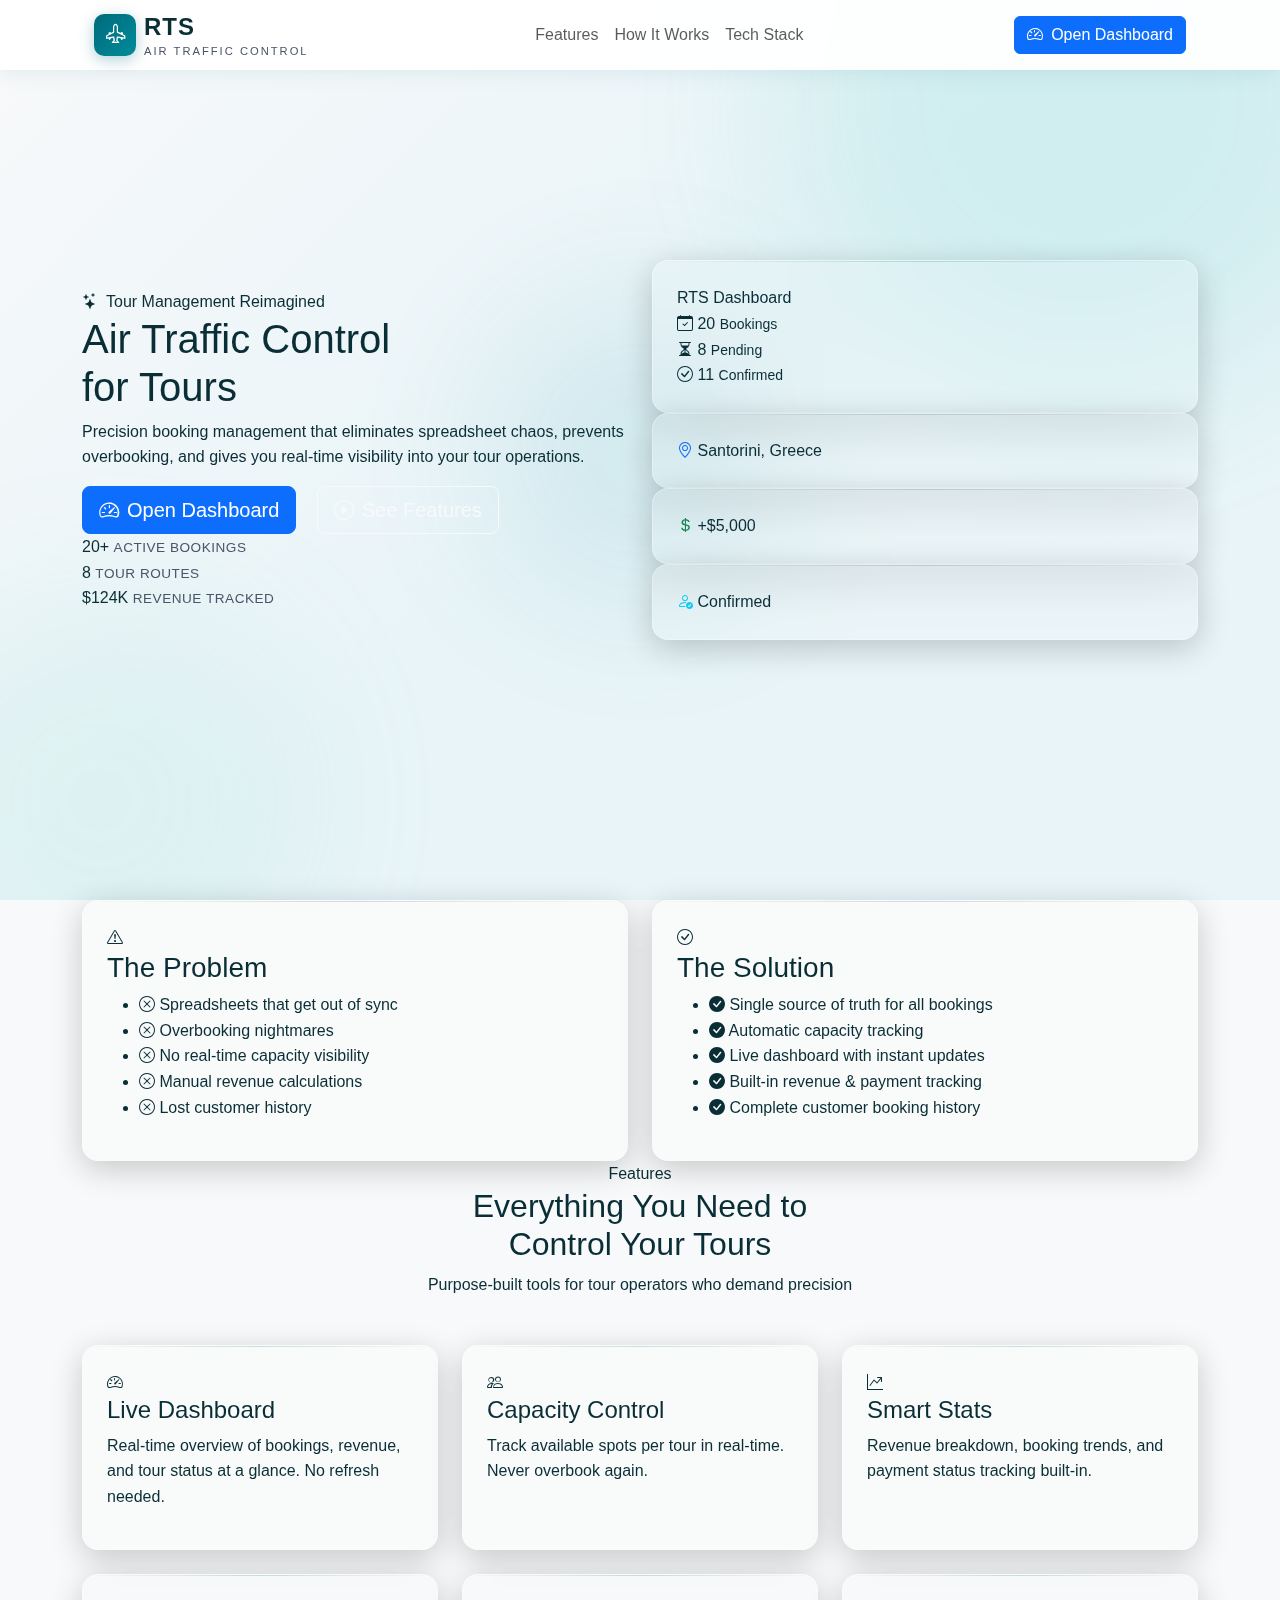
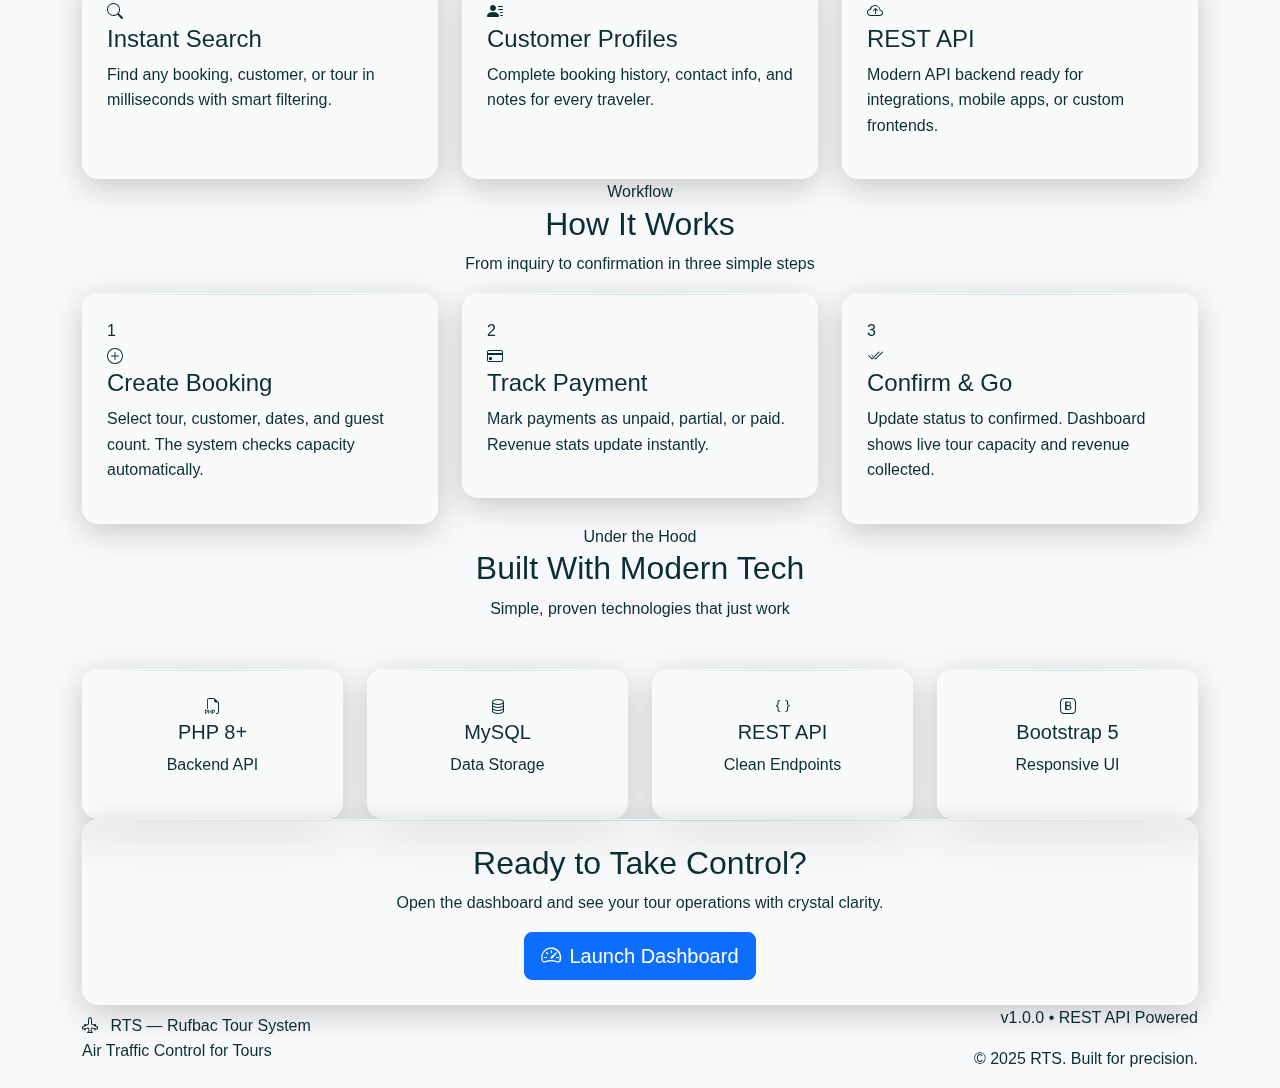
<file: landing.html>
<!DOCTYPE html>
<html lang="en">
<head>
    <meta charset="UTF-8">
    <meta name="viewport" content="width=device-width, initial-scale=1.0">
    <meta name="description" content="Rufbac Tour System - Air Traffic Control for Tour Bookings. Manage bookings, capacity, and revenue with precision.">
    <title>RTS | Air Traffic Control for Tours</title>
    
    <!-- Bootstrap 5 CSS -->
    <link href="https://cdn.jsdelivr.net/npm/bootstrap@5.3.2/dist/css/bootstrap.min.css" rel="stylesheet">
    
    <!-- Bootstrap Icons -->
    <link href="https://cdn.jsdelivr.net/npm/bootstrap-icons@1.11.1/font/bootstrap-icons.css" rel="stylesheet">
    
    <!-- Google Fonts - Outfit (modern, clean) -->
    <link rel="preconnect" href="https://fonts.googleapis.com">
    <link rel="preconnect" href="https://fonts.gstatic.com" crossorigin>
    <link href="https://fonts.googleapis.com/css2?family=Outfit:wght@300;400;500;600;700&family=Space+Mono:wght@400;700&display=swap" rel="stylesheet">
    
    <!-- Shared Dashboard CSS -->
    <link href="assets/css/style.css" rel="stylesheet">
    
    <!-- Landing Page Specific Styles -->
    <link href="assets/css/landing.css" rel="stylesheet">
</head>
<body class="landing-page">
    <!-- Animated Background -->
    <div class="bg-gradient-animated"></div>
    <div class="bg-shapes">
        <div class="shape shape-1"></div>
        <div class="shape shape-2"></div>
        <div class="shape shape-3"></div>
    </div>

    <!-- Navigation -->
    <nav class="navbar navbar-expand-lg glass-nav fixed-top">
        <div class="container px-4">
            <a class="navbar-brand d-flex align-items-center" href="#">
                <div class="brand-icon me-2">
                    <i class="bi bi-airplane-engines"></i>
                </div>
                <div>
                    <span class="brand-text">RTS</span>
                    <small class="brand-subtitle d-none d-sm-block">Air Traffic Control</small>
                </div>
            </a>
            
            <button class="navbar-toggler" type="button" data-bs-toggle="collapse" data-bs-target="#navbarNav">
                <span class="navbar-toggler-icon"></span>
            </button>
            
            <div class="collapse navbar-collapse" id="navbarNav">
                <ul class="navbar-nav mx-auto">
                    <li class="nav-item">
                        <a class="nav-link" href="#features">Features</a>
                    </li>
                    <li class="nav-item">
                        <a class="nav-link" href="#workflow">How It Works</a>
                    </li>
                    <li class="nav-item">
                        <a class="nav-link" href="#tech">Tech Stack</a>
                    </li>
                </ul>
                <a href="index.html" class="btn btn-primary btn-glow">
                    <i class="bi bi-speedometer2 me-2"></i>Open Dashboard
                </a>
            </div>
        </div>
    </nav>

    <!-- Hero Section -->
    <section id="hero" class="hero-section">
        <div class="container">
            <div class="row align-items-center min-vh-100">
                <div class="col-lg-6">
                    <div class="hero-badge">
                        <i class="bi bi-stars me-2"></i>Tour Management Reimagined
                    </div>
                    <h1 class="hero-title">
                        Air Traffic Control<br>
                        <span class="text-gradient">for Tours</span>
                    </h1>
                    <p class="hero-subtitle">
                        Precision booking management that eliminates spreadsheet chaos, 
                        prevents overbooking, and gives you real-time visibility into 
                        your tour operations.
                    </p>
                    <div class="hero-cta">
                        <a href="index.html" class="btn btn-primary btn-lg btn-glow me-3">
                            <i class="bi bi-speedometer2 me-2"></i>Open Dashboard
                        </a>
                        <a href="#features" class="btn btn-outline-light btn-lg">
                            <i class="bi bi-play-circle me-2"></i>See Features
                        </a>
                    </div>
                    <div class="hero-stats">
                        <div class="stat-item">
                            <span class="stat-number">20+</span>
                            <span class="stat-label">Active Bookings</span>
                        </div>
                        <div class="stat-item">
                            <span class="stat-number">8</span>
                            <span class="stat-label">Tour Routes</span>
                        </div>
                        <div class="stat-item">
                            <span class="stat-number">$124K</span>
                            <span class="stat-label">Revenue Tracked</span>
                        </div>
                    </div>
                </div>
                <div class="col-lg-6">
                    <div class="hero-visual">
                        <div class="dashboard-preview glass-card">
                            <div class="preview-header">
                                <div class="preview-dots">
                                    <span></span><span></span><span></span>
                                </div>
                                <span class="preview-title">RTS Dashboard</span>
                            </div>
                            <div class="preview-content">
                                <div class="preview-stat-row">
                                    <div class="preview-stat">
                                        <i class="bi bi-calendar-check"></i>
                                        <span>20</span>
                                        <small>Bookings</small>
                                    </div>
                                    <div class="preview-stat pending">
                                        <i class="bi bi-hourglass-split"></i>
                                        <span>8</span>
                                        <small>Pending</small>
                                    </div>
                                    <div class="preview-stat confirmed">
                                        <i class="bi bi-check-circle"></i>
                                        <span>11</span>
                                        <small>Confirmed</small>
                                    </div>
                                </div>
                                <div class="preview-chart">
                                    <div class="chart-bar" style="--height: 60%"></div>
                                    <div class="chart-bar" style="--height: 80%"></div>
                                    <div class="chart-bar" style="--height: 45%"></div>
                                    <div class="chart-bar" style="--height: 90%"></div>
                                    <div class="chart-bar" style="--height: 70%"></div>
                                    <div class="chart-bar active" style="--height: 85%"></div>
                                </div>
                            </div>
                        </div>
                        <div class="floating-card card-1 glass-card">
                            <i class="bi bi-geo-alt text-primary"></i>
                            <span>Santorini, Greece</span>
                        </div>
                        <div class="floating-card card-2 glass-card">
                            <i class="bi bi-currency-dollar text-success"></i>
                            <span>+$5,000</span>
                        </div>
                        <div class="floating-card card-3 glass-card">
                            <i class="bi bi-person-check text-info"></i>
                            <span>Confirmed</span>
                        </div>
                    </div>
                </div>
            </div>
        </div>
    </section>

    <!-- Problem / Solution Section -->
    <section id="problem" class="section-padding">
        <div class="container">
            <div class="row g-4">
                <div class="col-lg-6">
                    <div class="problem-card glass-card h-100">
                        <div class="card-icon problem-icon">
                            <i class="bi bi-exclamation-triangle"></i>
                        </div>
                        <h3>The Problem</h3>
                        <ul class="problem-list">
                            <li>
                                <i class="bi bi-x-circle"></i>
                                Spreadsheets that get out of sync
                            </li>
                            <li>
                                <i class="bi bi-x-circle"></i>
                                Overbooking nightmares
                            </li>
                            <li>
                                <i class="bi bi-x-circle"></i>
                                No real-time capacity visibility
                            </li>
                            <li>
                                <i class="bi bi-x-circle"></i>
                                Manual revenue calculations
                            </li>
                            <li>
                                <i class="bi bi-x-circle"></i>
                                Lost customer history
                            </li>
                        </ul>
                    </div>
                </div>
                <div class="col-lg-6">
                    <div class="solution-card glass-card h-100">
                        <div class="card-icon solution-icon">
                            <i class="bi bi-check-circle"></i>
                        </div>
                        <h3>The Solution</h3>
                        <ul class="solution-list">
                            <li>
                                <i class="bi bi-check-circle-fill"></i>
                                Single source of truth for all bookings
                            </li>
                            <li>
                                <i class="bi bi-check-circle-fill"></i>
                                Automatic capacity tracking
                            </li>
                            <li>
                                <i class="bi bi-check-circle-fill"></i>
                                Live dashboard with instant updates
                            </li>
                            <li>
                                <i class="bi bi-check-circle-fill"></i>
                                Built-in revenue & payment tracking
                            </li>
                            <li>
                                <i class="bi bi-check-circle-fill"></i>
                                Complete customer booking history
                            </li>
                        </ul>
                    </div>
                </div>
            </div>
        </div>
    </section>

    <!-- Features Section -->
    <section id="features" class="section-padding">
        <div class="container">
            <div class="section-header text-center">
                <span class="section-badge">Features</span>
                <h2 class="section-title">Everything You Need to<br><span class="text-gradient">Control Your Tours</span></h2>
                <p class="section-subtitle">
                    Purpose-built tools for tour operators who demand precision
                </p>
            </div>
            
            <div class="row g-4 mt-4">
                <div class="col-md-6 col-lg-4">
                    <div class="feature-card glass-card h-100">
                        <div class="feature-icon">
                            <i class="bi bi-speedometer2"></i>
                        </div>
                        <h4>Live Dashboard</h4>
                        <p>Real-time overview of bookings, revenue, and tour status at a glance. No refresh needed.</p>
                    </div>
                </div>
                <div class="col-md-6 col-lg-4">
                    <div class="feature-card glass-card h-100">
                        <div class="feature-icon accent">
                            <i class="bi bi-people"></i>
                        </div>
                        <h4>Capacity Control</h4>
                        <p>Track available spots per tour in real-time. Never overbook again.</p>
                    </div>
                </div>
                <div class="col-md-6 col-lg-4">
                    <div class="feature-card glass-card h-100">
                        <div class="feature-icon">
                            <i class="bi bi-graph-up-arrow"></i>
                        </div>
                        <h4>Smart Stats</h4>
                        <p>Revenue breakdown, booking trends, and payment status tracking built-in.</p>
                    </div>
                </div>
                <div class="col-md-6 col-lg-4">
                    <div class="feature-card glass-card h-100">
                        <div class="feature-icon accent">
                            <i class="bi bi-search"></i>
                        </div>
                        <h4>Instant Search</h4>
                        <p>Find any booking, customer, or tour in milliseconds with smart filtering.</p>
                    </div>
                </div>
                <div class="col-md-6 col-lg-4">
                    <div class="feature-card glass-card h-100">
                        <div class="feature-icon">
                            <i class="bi bi-person-lines-fill"></i>
                        </div>
                        <h4>Customer Profiles</h4>
                        <p>Complete booking history, contact info, and notes for every traveler.</p>
                    </div>
                </div>
                <div class="col-md-6 col-lg-4">
                    <div class="feature-card glass-card h-100">
                        <div class="feature-icon accent">
                            <i class="bi bi-cloud-arrow-up"></i>
                        </div>
                        <h4>REST API</h4>
                        <p>Modern API backend ready for integrations, mobile apps, or custom frontends.</p>
                    </div>
                </div>
            </div>
        </div>
    </section>

    <!-- Workflow Section -->
    <section id="workflow" class="section-padding">
        <div class="container">
            <div class="section-header text-center">
                <span class="section-badge">Workflow</span>
                <h2 class="section-title">How It Works</h2>
                <p class="section-subtitle">
                    From inquiry to confirmation in three simple steps
                </p>
            </div>
            
            <div class="workflow-timeline">
                <div class="row g-4">
                    <div class="col-lg-4">
                        <div class="workflow-step glass-card">
                            <div class="step-number">1</div>
                            <div class="step-icon">
                                <i class="bi bi-plus-circle"></i>
                            </div>
                            <h4>Create Booking</h4>
                            <p>Select tour, customer, dates, and guest count. The system checks capacity automatically.</p>
                        </div>
                    </div>
                    <div class="col-lg-4">
                        <div class="workflow-step glass-card">
                            <div class="step-number">2</div>
                            <div class="step-icon">
                                <i class="bi bi-credit-card"></i>
                            </div>
                            <h4>Track Payment</h4>
                            <p>Mark payments as unpaid, partial, or paid. Revenue stats update instantly.</p>
                        </div>
                    </div>
                    <div class="col-lg-4">
                        <div class="workflow-step glass-card">
                            <div class="step-number">3</div>
                            <div class="step-icon">
                                <i class="bi bi-check2-all"></i>
                            </div>
                            <h4>Confirm & Go</h4>
                            <p>Update status to confirmed. Dashboard shows live tour capacity and revenue collected.</p>
                        </div>
                    </div>
                </div>
            </div>
        </div>
    </section>

    <!-- Tech Stack Section -->
    <section id="tech" class="section-padding">
        <div class="container">
            <div class="section-header text-center">
                <span class="section-badge">Under the Hood</span>
                <h2 class="section-title">Built With Modern Tech</h2>
                <p class="section-subtitle">
                    Simple, proven technologies that just work
                </p>
            </div>
            
            <div class="row g-4 justify-content-center mt-4">
                <div class="col-6 col-md-3">
                    <div class="tech-card glass-card text-center">
                        <div class="tech-icon">
                            <i class="bi bi-filetype-php"></i>
                        </div>
                        <h5>PHP 8+</h5>
                        <p>Backend API</p>
                    </div>
                </div>
                <div class="col-6 col-md-3">
                    <div class="tech-card glass-card text-center">
                        <div class="tech-icon">
                            <i class="bi bi-database"></i>
                        </div>
                        <h5>MySQL</h5>
                        <p>Data Storage</p>
                    </div>
                </div>
                <div class="col-6 col-md-3">
                    <div class="tech-card glass-card text-center">
                        <div class="tech-icon">
                            <i class="bi bi-braces"></i>
                        </div>
                        <h5>REST API</h5>
                        <p>Clean Endpoints</p>
                    </div>
                </div>
                <div class="col-6 col-md-3">
                    <div class="tech-card glass-card text-center">
                        <div class="tech-icon">
                            <i class="bi bi-bootstrap"></i>
                        </div>
                        <h5>Bootstrap 5</h5>
                        <p>Responsive UI</p>
                    </div>
                </div>
            </div>
        </div>
    </section>

    <!-- Final CTA Section -->
    <section id="cta" class="section-padding cta-section">
        <div class="container">
            <div class="cta-card glass-card text-center">
                <h2 class="cta-title">Ready to Take Control?</h2>
                <p class="cta-subtitle">
                    Open the dashboard and see your tour operations with crystal clarity.
                </p>
                <a href="index.html" class="btn btn-primary btn-lg btn-glow">
                    <i class="bi bi-speedometer2 me-2"></i>Launch Dashboard
                </a>
            </div>
        </div>
    </section>

    <!-- Footer -->
    <footer class="landing-footer">
        <div class="container">
            <div class="row align-items-center">
                <div class="col-md-6">
                    <div class="footer-brand">
                        <i class="bi bi-airplane-engines me-2"></i>
                        <span>RTS</span> — Rufbac Tour System
                    </div>
                    <p class="footer-text">Air Traffic Control for Tours</p>
                </div>
                <div class="col-md-6 text-md-end">
                    <p class="footer-version">v1.0.0 • REST API Powered</p>
                    <p class="footer-copy">&copy; 2025 RTS. Built for precision.</p>
                </div>
            </div>
        </div>
    </footer>

    <!-- Bootstrap JS -->
    <script src="https://cdn.jsdelivr.net/npm/bootstrap@5.3.2/dist/js/bootstrap.bundle.min.js"></script>
    
    <!-- Landing Page JS -->
    <script>
        // Smooth scroll for anchor links
        document.querySelectorAll('a[href^="#"]').forEach(anchor => {
            anchor.addEventListener('click', function (e) {
                const href = this.getAttribute('href');
                if (href === '#') return;
                
                e.preventDefault();
                const target = document.querySelector(href);
                if (target) {
                    target.scrollIntoView({
                        behavior: 'smooth',
                        block: 'start'
                    });
                }
            });
        });

        // Navbar background on scroll
        window.addEventListener('scroll', () => {
            const nav = document.querySelector('.glass-nav');
            if (window.scrollY > 50) {
                nav.classList.add('scrolled');
            } else {
                nav.classList.remove('scrolled');
            }
        });

        // Track dashboard button clicks
        document.querySelectorAll('a[href="index.html"]').forEach(btn => {
            btn.addEventListener('click', () => {
                console.log('[Landing] Opening Dashboard...');
            });
        });
    </script>
</body>
</html>
</file>
<file: assets/css/style.css>
/**
 * RTS Dashboard - Tropical Design System
 * Modern Tropical-Minimalist Aesthetic
 * 
 * Color Palette:
 * - Deep Cyan: #006B7D (primary)
 * - Ocean Teal: #008B9A (accent)
 * - Soft Teal: #4ECDC4 (highlights)
 * - Warm White: #F8F9FA (background)
 */

/* =========================================
   CSS Custom Properties
   ========================================= */
:root {
    /* Tropical Primary Colors */
    --deep-cyan: #006B7D;
    --ocean-teal: #008B9A;
    --soft-teal: #4ECDC4;
    --light-teal: #7FD8C7;
    --teal-glow: rgba(0, 107, 125, 0.3);
    
    /* Legacy aliases for compatibility */
    --azure-blue: #006B7D;
    --azure-blue-light: #008B9A;
    --azure-blue-dark: #005a6b;
    --azure-blue-glow: rgba(0, 107, 125, 0.3);
    
    /* Accent Colors (adjusted for light theme) */
    --sunset-orange: #FF8C42;
    --sunset-orange-light: #FFA366;
    --sunset-orange-dark: #E6732F;
    --sunset-orange-glow: rgba(255, 140, 66, 0.3);
    
    /* Background Colors - Light Theme */
    --bg-deep: #F8F9FA;
    --bg-dark: #FFFFFF;
    --bg-medium: #F0F4F7;
    --bg-gradient-start: #F8F9FA;
    --bg-gradient-end: #E8F4F8;
    --pure-white: #FFFFFF;
    --warm-white: #F8F9FA;
    
    /* Glassmorphism - Light Theme */
    --glass-bg: rgba(255, 255, 255, 0.8);
    --glass-bg-hover: rgba(255, 255, 255, 0.95);
    --glass-border: rgba(0, 107, 125, 0.15);
    --glass-shadow: 0 8px 32px rgba(0, 107, 125, 0.15);
    --glass-blur: blur(20px);
    
    /* Text Colors - Dark on Light */
    --text-primary: #0A2E36;
    --text-secondary: #4A5568;
    --text-muted: #6B7280;
    
    /* Status Colors - Adjusted for Light Theme */
    --status-pending: #FF8C42;
    --status-confirmed: #4ECDC4;
    --status-cancelled: #E63946;
    
    /* Spacing */
    --nav-height: 70px;
    
    /* Transitions */
    --transition-fast: 0.15s ease;
    --transition-normal: 0.3s ease;
    --transition-slow: 0.5s ease;
    
    /* Font */
    --font-primary: 'Inter', -apple-system, BlinkMacSystemFont, sans-serif;
    --font-mono: 'Space Mono', monospace;
}

/* =========================================
   Base Styles & Reset
   ========================================= */
*, *::before, *::after {
    box-sizing: border-box;
}

html {
    scroll-behavior: smooth;
}

body {
    font-family: var(--font-primary);
    background: var(--bg-deep);
    color: var(--text-primary);
    min-height: 100vh;
    overflow-x: hidden;
    line-height: 1.6;
    font-weight: 400;
}

/* =========================================
   Animated Background
   ========================================= */
.bg-gradient-animated {
    position: fixed;
    top: 0;
    left: 0;
    right: 0;
    bottom: 0;
    background: linear-gradient(
        135deg,
        var(--bg-gradient-start) 0%,
        #E8F4F8 50%,
        var(--bg-gradient-end) 100%
    );
    z-index: -2;
}

.bg-shapes {
    position: fixed;
    top: 0;
    left: 0;
    right: 0;
    bottom: 0;
    z-index: -1;
    overflow: hidden;
    pointer-events: none;
}

.shape {
    position: absolute;
    border-radius: 50%;
    filter: blur(80px);
    opacity: 0.3;
    animation: float 20s infinite ease-in-out;
}

.shape-1 {
    width: 600px;
    height: 600px;
    background: var(--soft-teal);
    top: -200px;
    right: -100px;
    animation-delay: 0s;
    opacity: 0.15;
}

.shape-2 {
    width: 400px;
    height: 400px;
    background: var(--light-teal);
    bottom: -100px;
    left: -100px;
    animation-delay: -7s;
    opacity: 0.12;
}

.shape-3 {
    width: 300px;
    height: 300px;
    background: var(--ocean-teal);
    top: 50%;
    left: 50%;
    transform: translate(-50%, -50%);
    animation-delay: -14s;
    opacity: 0.1;
}

@keyframes float {
    0%, 100% {
        transform: translate(0, 0) scale(1);
    }
    33% {
        transform: translate(30px, -30px) scale(1.05);
    }
    66% {
        transform: translate(-20px, 20px) scale(0.95);
    }
}

/* =========================================
   Navigation
   ========================================= */
.glass-nav {
    background: rgba(255, 255, 255, 0.95);
    backdrop-filter: var(--glass-blur);
    -webkit-backdrop-filter: var(--glass-blur);
    border-bottom: 1px solid var(--glass-border);
    box-shadow: 0 2px 20px rgba(0, 107, 125, 0.1);
    height: var(--nav-height);
    transition: var(--transition-normal);
}

.navbar-brand {
    display: flex;
    align-items: center;
    text-decoration: none;
}

.brand-icon {
    width: 42px;
    height: 42px;
    display: flex;
    align-items: center;
    justify-content: center;
    background: linear-gradient(135deg, var(--deep-cyan), var(--ocean-teal));
    border-radius: 10px;
    font-size: 1.2rem;
    color: white;
    box-shadow: 0 4px 15px var(--teal-glow);
    overflow: hidden;
}

.brand-logo-img {
    width: 100%;
    height: 100%;
    object-fit: cover;
    border-radius: 10px;
}

.brand-text {
    font-size: 1.5rem;
    font-weight: 700;
    color: var(--text-primary);
    letter-spacing: 1px;
}

.brand-subtitle {
    font-size: 0.7rem;
    color: var(--text-secondary);
    text-transform: uppercase;
    letter-spacing: 2px;
    margin-top: -4px;
}

.nav-time {
    font-family: var(--font-mono);
    font-size: 0.9rem;
    color: var(--text-secondary);
    padding: 8px 16px;
    background: rgba(255, 255, 255, 0.6);
    border-radius: 8px;
    border: 1px solid var(--glass-border);
}

/* =========================================
   Main Content
   ========================================= */
.main-content {
    padding-top: calc(var(--nav-height) + 2rem);
    padding-bottom: 2rem;
    min-height: 100vh;
}

.page-title {
    font-size: 2rem;
    font-weight: 800;
    color: var(--text-primary);
    margin: 0;
}

.page-subtitle {
    font-size: 0.95rem;
    color: var(--text-secondary);
}

/* =========================================
   Glass Cards
   ========================================= */
.glass-card {
    background: var(--glass-bg);
    backdrop-filter: var(--glass-blur);
    -webkit-backdrop-filter: var(--glass-blur);
    border: 1px solid var(--glass-border);
    border-radius: 16px;
    padding: 1.5rem;
    box-shadow: var(--glass-shadow);
    position: relative;
    overflow: hidden;
    transition: var(--transition-normal);
}

.glass-card::before {
    content: '';
    position: absolute;
    top: 0;
    left: 0;
    right: 0;
    height: 1px;
    background: linear-gradient(
        90deg,
        transparent,
        rgba(0, 107, 125, 0.2),
        transparent
    );
}

.glass-card:hover {
    background: var(--glass-bg-hover);
    transform: translateY(-2px);
    box-shadow: 0 12px 40px rgba(0, 107, 125, 0.2);
    border-color: rgba(0, 107, 125, 0.25);
}

/* =========================================
   Stat Cards
   ========================================= */
.stat-card {
    display: flex;
    align-items: center;
    gap: 1rem;
    padding: 1.25rem;
}

.stat-icon {
    width: 56px;
    height: 56px;
    display: flex;
    align-items: center;
    justify-content: center;
    border-radius: 14px;
    font-size: 1.5rem;
    flex-shrink: 0;
}

.stat-icon-primary {
    background: linear-gradient(135deg, var(--deep-cyan), var(--ocean-teal));
    color: white;
    box-shadow: 0 4px 20px var(--teal-glow);
}

.stat-icon-warning {
    background: linear-gradient(135deg, #FF8C42, #FFA366);
    color: white;
    box-shadow: 0 4px 20px rgba(255, 140, 66, 0.3);
}

.stat-icon-success {
    background: linear-gradient(135deg, var(--soft-teal), var(--light-teal));
    color: white;
    box-shadow: 0 4px 20px rgba(78, 205, 196, 0.3);
}

.stat-icon-accent {
    background: linear-gradient(135deg, var(--ocean-teal), var(--soft-teal));
    color: white;
    box-shadow: 0 4px 20px var(--teal-glow);
}

.stat-content {
    display: flex;
    flex-direction: column;
}

.stat-value {
    font-size: 1.75rem;
    font-weight: 700;
    color: var(--text-primary);
    line-height: 1.2;
    font-family: var(--font-mono);
}

.stat-label {
    font-size: 0.85rem;
    color: var(--text-secondary);
    text-transform: uppercase;
    letter-spacing: 0.5px;
}

/* =========================================
   Card Headers
   ========================================= */
.card-header-custom {
    display: flex;
    justify-content: space-between;
    align-items: center;
    flex-wrap: wrap;
    gap: 1rem;
    margin-bottom: 1.25rem;
    padding-bottom: 1rem;
    border-bottom: 1px solid var(--glass-border);
}

.card-title-custom {
    font-size: 1.1rem;
    font-weight: 600;
    color: var(--text-primary);
    margin: 0;
    display: flex;
    align-items: center;
}

.card-title-custom i {
    color: var(--deep-cyan);
}

/* =========================================
   Search Box
   ========================================= */
.search-box {
    position: relative;
}

.search-box i {
    position: absolute;
    left: 12px;
    top: 50%;
    transform: translateY(-50%);
    color: var(--text-muted);
}

.search-box input {
    padding-left: 38px;
    width: 200px;
}

/* =========================================
   Glass Form Controls
   ========================================= */
.form-control-glass,
.form-select-glass {
    background: var(--glass-bg);
    border: 1px solid var(--glass-border);
    color: var(--text-primary);
    border-radius: 8px;
    padding: 0.6rem 1rem;
    transition: var(--transition-fast);
}

.form-control-glass:focus,
.form-select-glass:focus {
    background: var(--glass-bg-hover);
    border-color: var(--deep-cyan);
    box-shadow: 0 0 0 3px var(--teal-glow);
    color: var(--text-primary);
    outline: none;
}

.form-control-glass::placeholder {
    color: var(--text-muted);
}

.form-select-glass option {
    background: var(--pure-white);
    color: var(--text-primary);
}

.form-label {
    color: var(--text-secondary);
    font-size: 0.9rem;
    font-weight: 500;
    margin-bottom: 0.5rem;
}

.form-text {
    color: var(--text-muted);
    font-size: 0.8rem;
}

/* =========================================
   Buttons
   ========================================= */
.btn-glass {
    background: var(--glass-bg);
    border: 1px solid var(--glass-border);
    color: var(--text-primary);
    border-radius: 8px;
    padding: 0.5rem 1rem;
    transition: var(--transition-fast);
}

.btn-glass:hover {
    background: var(--glass-bg-hover);
    border-color: var(--deep-cyan);
    color: var(--text-primary);
    transform: translateY(-1px);
}

.btn-primary-gradient {
    background: linear-gradient(135deg, var(--deep-cyan), var(--ocean-teal));
    border: none;
    color: white;
    border-radius: 10px;
    padding: 0.75rem 1.5rem;
    font-weight: 600;
    box-shadow: 0 4px 15px var(--teal-glow);
    transition: var(--transition-fast);
}

.btn-primary-gradient:hover {
    background: linear-gradient(135deg, var(--ocean-teal), var(--soft-teal));
    color: white;
    transform: translateY(-2px);
    box-shadow: 0 6px 20px var(--teal-glow);
}

.btn-accent-gradient {
    background: linear-gradient(135deg, var(--sunset-orange), var(--sunset-orange-light));
    border: none;
    color: white;
    border-radius: 10px;
    padding: 0.75rem 1.5rem;
    font-weight: 600;
    box-shadow: 0 4px 15px var(--sunset-orange-glow);
    transition: var(--transition-fast);
}

.btn-accent-gradient:hover {
    background: linear-gradient(135deg, var(--sunset-orange-dark), var(--sunset-orange));
    color: white;
    transform: translateY(-2px);
    box-shadow: 0 6px 20px var(--sunset-orange-glow);
}

/* =========================================
   Table Styles
   ========================================= */
.table-glass {
    color: var(--text-primary);
    margin: 0;
    background: transparent;
}

.table-glass thead th {
    background: rgba(0, 107, 125, 0.05);
    color: var(--text-primary);
    font-weight: 600;
    font-size: 0.8rem;
    text-transform: uppercase;
    letter-spacing: 0.5px;
    padding: 1rem;
    border-bottom: 1px solid var(--glass-border);
    white-space: nowrap;
}

.table-glass tbody tr {
    transition: var(--transition-fast);
    background: transparent;
    color: var(--text-primary);
}

.table-glass tbody tr:hover {
    background: rgba(0, 107, 125, 0.05);
}

.table-glass tbody td {
    padding: 1rem;
    border-bottom: 1px solid rgba(0, 107, 125, 0.1);
    vertical-align: middle;
    background: transparent;
    color: var(--text-primary);
}

.table-glass tbody tr:last-child td {
    border-bottom: none;
}

/* Override Bootstrap default table styles for dark mode */
.table-glass tbody tr td,
.table-glass tbody tr th {
    background-color: transparent !important;
    color: var(--text-primary) !important;
}

.table-glass thead th {
    background-color: rgba(0, 107, 125, 0.05) !important;
    color: var(--text-primary) !important;
}

/* =========================================
   Status Badges
   ========================================= */
.status-badge {
    display: inline-flex;
    align-items: center;
    gap: 6px;
    padding: 0.35rem 0.75rem;
    border-radius: 20px;
    font-size: 0.75rem;
    font-weight: 600;
    text-transform: uppercase;
    letter-spacing: 0.5px;
}

.status-badge::before {
    content: '';
    width: 6px;
    height: 6px;
    border-radius: 50%;
}

.status-pending {
    background: rgba(255, 140, 66, 0.15);
    color: #FF8C42;
}

.status-pending::before {
    background: #FF8C42;
    animation: pulse 2s infinite;
}

.status-confirmed {
    background: rgba(78, 205, 196, 0.15);
    color: #4ECDC4;
}

.status-confirmed::before {
    background: #4ECDC4;
}

.status-cancelled {
    background: rgba(230, 57, 70, 0.15);
    color: #E63946;
}

.status-cancelled::before {
    background: #E63946;
}

@keyframes pulse {
    0%, 100% {
        opacity: 1;
    }
    50% {
        opacity: 0.5;
    }
}

/* Payment Status */
.payment-badge {
    display: inline-block;
    padding: 0.25rem 0.5rem;
    border-radius: 4px;
    font-size: 0.7rem;
    font-weight: 600;
    text-transform: uppercase;
}

.payment-paid {
    background: rgba(78, 205, 196, 0.2);
    color: #4ECDC4;
}

.payment-partial {
    background: rgba(255, 140, 66, 0.2);
    color: #FF8C42;
}

.payment-unpaid {
    background: rgba(230, 57, 70, 0.2);
    color: #E63946;
}

.payment-refunded {
    background: rgba(108, 117, 125, 0.2);
    color: #6c757d;
}

/* =========================================
   Action Buttons
   ========================================= */
.action-btn {
    width: 32px;
    height: 32px;
    display: inline-flex;
    align-items: center;
    justify-content: center;
    border-radius: 8px;
    border: none;
    background: var(--glass-bg);
    color: var(--text-secondary);
    transition: var(--transition-fast);
    cursor: pointer;
}

.action-btn:hover {
    background: var(--glass-bg-hover);
    color: var(--text-primary);
    transform: scale(1.1);
}

.action-btn.edit:hover {
    color: var(--deep-cyan);
}

.action-btn.delete:hover {
    color: var(--status-cancelled);
}

/* =========================================
   Tour List (Sidebar)
   ========================================= */
.tour-list {
    display: flex;
    flex-direction: column;
    gap: 0.75rem;
}

.tour-item {
    display: flex;
    align-items: center;
    gap: 1rem;
    padding: 1rem;
    background: var(--glass-bg);
    border-radius: 12px;
    border: 1px solid transparent;
    transition: var(--transition-fast);
}

.tour-item:hover {
    border-color: var(--deep-cyan);
    background: var(--glass-bg-hover);
}

.tour-icon {
    width: 48px;
    height: 48px;
    display: flex;
    align-items: center;
    justify-content: center;
    background: linear-gradient(135deg, var(--deep-cyan), var(--ocean-teal));
    border-radius: 10px;
    font-size: 1.25rem;
    flex-shrink: 0;
}

.tour-info {
    flex: 1;
    min-width: 0;
}

.tour-name {
    font-weight: 600;
    color: var(--text-primary);
    margin-bottom: 2px;
    white-space: nowrap;
    overflow: hidden;
    text-overflow: ellipsis;
}

.tour-date {
    font-size: 0.8rem;
    color: var(--text-secondary);
}

.tour-capacity {
    text-align: right;
}

.tour-capacity-value {
    font-family: var(--font-mono);
    font-size: 0.9rem;
    color: var(--deep-cyan);
    font-weight: 600;
}

.tour-capacity-label {
    font-size: 0.7rem;
    color: var(--text-muted);
    text-transform: uppercase;
}

/* =========================================
   Quick Stats
   ========================================= */
.quick-stats {
    display: grid;
    grid-template-columns: repeat(2, 1fr);
    gap: 1rem;
}

.quick-stat-item {
    display: flex;
    flex-direction: column;
    padding: 1rem;
    background: var(--glass-bg);
    border-radius: 10px;
    text-align: center;
}

.quick-stat-label {
    font-size: 0.75rem;
    color: var(--text-muted);
    text-transform: uppercase;
    letter-spacing: 0.5px;
    margin-bottom: 0.25rem;
}

.quick-stat-value {
    font-family: var(--font-mono);
    font-size: 1.25rem;
    font-weight: 700;
    color: var(--deep-cyan);
}

/* =========================================
   Modal Styles
   ========================================= */
.glass-modal {
    background: rgba(255, 255, 255, 0.95);
    backdrop-filter: var(--glass-blur);
    -webkit-backdrop-filter: var(--glass-blur);
    border: 1px solid var(--glass-border);
    border-radius: 20px;
    box-shadow: 0 25px 50px rgba(0, 107, 125, 0.2);
}

.glass-modal .modal-header {
    border-bottom: 1px solid var(--glass-border);
    padding: 1.25rem 1.5rem;
}

.glass-modal .modal-title {
    color: var(--text-primary);
    font-weight: 600;
}

.glass-modal .modal-title i {
    color: var(--deep-cyan);
}

.glass-modal .modal-body {
    padding: 1.5rem;
}

.glass-modal .modal-footer {
    border-top: 1px solid var(--glass-border);
    padding: 1rem 1.5rem;
}

.btn-close-white {
    filter: opacity(0.5);
}

/* =========================================
   Loading & Empty States
   ========================================= */
.loading-overlay {
    position: absolute;
    top: 0;
    left: 0;
    right: 0;
    bottom: 0;
    background: rgba(255, 255, 255, 0.9);
    display: flex;
    align-items: center;
    justify-content: center;
    border-radius: 16px;
    z-index: 10;
    opacity: 1;
    transition: opacity var(--transition-normal);
}

.loading-overlay.d-none {
    opacity: 0;
    pointer-events: none;
}

.empty-state {
    text-align: center;
    padding: 3rem 2rem;
    color: var(--text-muted);
}

.empty-state i {
    font-size: 4rem;
    margin-bottom: 1rem;
    color: var(--text-muted);
    opacity: 0.5;
}

.empty-state h3 {
    color: var(--text-secondary);
    font-size: 1.25rem;
    margin-bottom: 0.5rem;
}

.empty-state p {
    font-size: 0.9rem;
}

/* =========================================
   Toast Notifications
   ========================================= */
.toast {
    background: rgba(255, 255, 255, 0.95);
    border: 1px solid var(--glass-border);
    border-radius: 12px;
    box-shadow: 0 10px 30px rgba(0, 107, 125, 0.2);
}

.toast-header {
    background: transparent;
    border-bottom: 1px solid var(--glass-border);
    color: var(--text-primary);
}

.toast-body {
    color: var(--text-secondary);
}

.toast.toast-success {
    border-left: 4px solid var(--status-confirmed);
}

.toast.toast-error {
    border-left: 4px solid var(--status-cancelled);
}

.toast.toast-warning {
    border-left: 4px solid var(--status-pending);
}

/* =========================================
   Scrollbar Styles
   ========================================= */
::-webkit-scrollbar {
    width: 8px;
    height: 8px;
}

::-webkit-scrollbar-track {
    background: var(--bg-deep);
}

::-webkit-scrollbar-thumb {
    background: var(--glass-border);
    border-radius: 4px;
}

::-webkit-scrollbar-thumb:hover {
    background: var(--deep-cyan);
}

/* =========================================
   Customer Cell
   ========================================= */
.customer-cell {
    display: flex;
    flex-direction: column;
}

.customer-name {
    font-weight: 500;
    color: var(--text-primary);
}

.customer-email {
    font-size: 0.8rem;
    color: var(--text-muted);
}

/* Customer Item (Sidebar) */
.customer-item {
    padding: 0.75rem;
    background: var(--glass-bg);
    border-radius: 8px;
    border: 1px solid transparent;
    transition: var(--transition-fast);
    margin-bottom: 0.5rem;
}

.customer-item:hover {
    border-color: var(--deep-cyan);
    background: var(--glass-bg-hover);
}

.customer-item:last-child {
    margin-bottom: 0;
}

.customer-name-small {
    font-weight: 500;
    color: var(--text-primary);
    font-size: 0.9rem;
    margin-bottom: 0.25rem;
}

.customer-email-small {
    font-size: 0.75rem;
    color: var(--text-muted);
}

.customer-list {
    display: flex;
    flex-direction: column;
    gap: 0.5rem;
}

/* Tour Cell */
.tour-cell {
    max-width: 200px;
}

.tour-destination {
    font-weight: 500;
    color: var(--text-primary);
    white-space: nowrap;
    overflow: hidden;
    text-overflow: ellipsis;
}

/* Amount Cell */
.amount-cell {
    font-family: var(--font-mono);
    font-weight: 600;
    color: var(--deep-cyan);
}

/* =========================================
   Responsive Design
   ========================================= */
@media (max-width: 991px) {
    .page-title {
        font-size: 1.5rem;
    }
    
    .stat-card {
        padding: 1rem;
    }
    
    .stat-icon {
        width: 48px;
        height: 48px;
        font-size: 1.25rem;
    }
    
    .stat-value {
        font-size: 1.5rem;
    }
    
    .card-header-custom {
        flex-direction: column;
        align-items: flex-start;
    }
    
    .search-box input {
        width: 100%;
    }
}

@media (max-width: 767px) {
    .main-content {
        padding-top: calc(var(--nav-height) + 1rem);
    }
    
    .glass-card {
        padding: 1rem;
        border-radius: 12px;
    }
    
    .stat-card {
        flex-direction: column;
        text-align: center;
        gap: 0.75rem;
    }
    
    .table-responsive {
        font-size: 0.9rem;
    }
    
    .table-glass thead th,
    .table-glass tbody td {
        padding: 0.75rem 0.5rem;
    }
    
    .quick-stats {
        grid-template-columns: 1fr;
    }
}

@media (max-width: 575px) {
    .brand-text {
        font-size: 1.25rem;
    }
    
    .brand-subtitle {
        display: none !important;
    }
    
    .nav-time {
        display: none !important;
    }
    
    .btn-primary-gradient.btn-lg {
        padding: 0.5rem 1rem;
        font-size: 0.9rem;
    }
}

/* =========================================
   Utility Classes
   ========================================= */
.text-azure {
    color: var(--deep-cyan) !important;
}

.text-sunset {
    color: var(--sunset-orange) !important;
}

.bg-azure-glow {
    box-shadow: 0 0 20px var(--teal-glow);
}

.bg-sunset-glow {
    box-shadow: 0 0 20px var(--sunset-orange-glow);
}

/* Fade in animation */
@keyframes fadeIn {
    from {
        opacity: 0;
        transform: translateY(10px);
    }
    to {
        opacity: 1;
        transform: translateY(0);
    }
}

.fade-in {
    animation: fadeIn 0.3s ease forwards;
}

/* Stagger animation for list items */
.stagger-item {
    opacity: 0;
    animation: fadeIn 0.4s ease forwards;
}

.stagger-item:nth-child(1) { animation-delay: 0.05s; }
.stagger-item:nth-child(2) { animation-delay: 0.1s; }
.stagger-item:nth-child(3) { animation-delay: 0.15s; }
.stagger-item:nth-child(4) { animation-delay: 0.2s; }
.stagger-item:nth-child(5) { animation-delay: 0.25s; }
.stagger-item:nth-child(6) { animation-delay: 0.3s; }
.stagger-item:nth-child(7) { animation-delay: 0.35s; }
.stagger-item:nth-child(8) { animation-delay: 0.4s; }
.stagger-item:nth-child(9) { animation-delay: 0.45s; }
.stagger-item:nth-child(10) { animation-delay: 0.5s; }

/* =========================================
   Pagination Styles
   ========================================= */
.pagination-wrapper {
    display: flex;
    justify-content: space-between;
    align-items: center;
    padding: 1.5rem;
    border-top: 1px solid var(--glass-border);
    margin-top: 1rem;
    flex-wrap: wrap;
    gap: 1rem;
}

.pagination-info {
    color: var(--text-secondary);
    font-size: 0.9rem;
}

.pagination-controls {
    display: flex;
    align-items: center;
    gap: 0.5rem;
}

.pagination-btn {
    background: var(--glass-bg);
    border: 1px solid var(--glass-border);
    color: var(--text-primary);
    width: 36px;
    height: 36px;
    display: flex;
    align-items: center;
    justify-content: center;
    border-radius: 8px;
    cursor: pointer;
    transition: var(--transition-fast);
    padding: 0;
}

.pagination-btn:hover:not(:disabled) {
    background: var(--glass-bg-hover);
    border-color: var(--deep-cyan);
    color: var(--deep-cyan);
    transform: translateY(-1px);
}

.pagination-btn:disabled,
.pagination-btn.disabled {
    opacity: 0.4;
    cursor: not-allowed;
    pointer-events: none;
}

.page-numbers {
    display: flex;
    align-items: center;
    gap: 0.25rem;
}

.page-btn {
    background: var(--glass-bg);
    border: 1px solid var(--glass-border);
    color: var(--text-primary);
    min-width: 36px;
    height: 36px;
    display: flex;
    align-items: center;
    justify-content: center;
    border-radius: 8px;
    cursor: pointer;
    transition: var(--transition-fast);
    font-size: 0.9rem;
    font-weight: 500;
    padding: 0 0.5rem;
}

.page-btn:hover {
    background: var(--glass-bg-hover);
    border-color: var(--deep-cyan);
    color: var(--deep-cyan);
    transform: translateY(-1px);
}

.page-btn.active {
    background: linear-gradient(135deg, var(--deep-cyan), var(--ocean-teal));
    border-color: var(--deep-cyan);
    color: white;
    box-shadow: 0 4px 15px var(--teal-glow);
}

.page-ellipsis {
    color: var(--text-muted);
    padding: 0 0.5rem;
    font-size: 0.9rem;
}

@media (max-width: 575px) {
    .pagination-wrapper {
        flex-direction: column;
        align-items: stretch;
    }
    
    .pagination-controls {
        justify-content: center;
    }
    
    .pagination-info {
        text-align: center;
    }
}

/* =========================================
   Tour Grid (Customer Dashboard)
   ========================================= */
.tour-grid {
    display: flex;
    flex-direction: column;
    gap: 1rem;
}

.tour-card {
    overflow: hidden;
    transition: var(--transition-normal);
    border: 1px solid var(--glass-border);
}

.tour-card:hover {
    transform: translateY(-2px);
    box-shadow: 0 12px 40px rgba(0, 107, 125, 0.2);
    border-color: var(--deep-cyan);
}

.tour-card-image {
    width: 100%;
    height: 150px;
    background-size: cover;
    background-position: center;
    background-color: var(--bg-medium);
}

.tour-card-body {
    padding: 1rem;
}

.tour-card-title {
    font-size: 1.1rem;
    font-weight: 600;
    color: var(--text-primary);
    margin-bottom: 0.5rem;
}

.tour-card-description {
    font-size: 0.875rem;
    color: var(--text-muted);
    line-height: 1.5;
    margin-bottom: 0;
}

/* =========================================
   Sidebar Navigation
   ========================================= */
.sidebar {
    position: fixed;
    left: 0;
    top: var(--nav-height);
    height: calc(100vh - var(--nav-height));
    background: var(--glass-bg);
    backdrop-filter: var(--glass-blur);
    -webkit-backdrop-filter: var(--glass-blur);
    border-right: 1px solid var(--glass-border);
    box-shadow: 2px 0 20px rgba(0, 107, 125, 0.1);
    z-index: 1000;
    display: flex;
    flex-direction: column;
    transition: width var(--transition-normal), transform var(--transition-normal);
    overflow: hidden;
    width: 280px;
}

.sidebar-collapsed {
    width: 80px;
}

.sidebar-expanded {
    width: 280px;
}

/* Sidebar Header */
.sidebar-header {
    display: flex;
    align-items: center;
    justify-content: space-between;
    padding: 1.25rem 1rem;
    border-bottom: 1px solid var(--glass-border);
    min-height: 70px;
}

.sidebar-brand {
    display: flex;
    align-items: center;
    gap: 0.75rem;
    flex: 1;
    min-width: 0;
}

.sidebar-brand .brand-icon {
    width: 40px;
    height: 40px;
    flex-shrink: 0;
    font-size: 1.1rem;
    overflow: hidden;
}

.sidebar-brand .brand-logo-img {
    width: 100%;
    height: 100%;
    object-fit: cover;
    border-radius: 10px;
}

.sidebar-brand-text {
    display: flex;
    flex-direction: column;
    min-width: 0;
    opacity: 1;
    transition: opacity var(--transition-normal);
}

.sidebar-collapsed .sidebar-brand-text {
    opacity: 0;
    width: 0;
    overflow: hidden;
}

.sidebar-brand-text .brand-text {
    font-size: 1.25rem;
    font-weight: 700;
    color: var(--text-primary);
    letter-spacing: 0.5px;
    line-height: 1.2;
}

.sidebar-brand-text .brand-subtitle {
    font-size: 0.65rem;
    color: var(--text-secondary);
    text-transform: uppercase;
    letter-spacing: 1.5px;
    margin-top: -2px;
}

.sidebar-toggle {
    background: transparent;
    border: none;
    color: var(--text-secondary);
    width: 32px;
    height: 32px;
    display: flex;
    align-items: center;
    justify-content: center;
    border-radius: 8px;
    cursor: pointer;
    transition: var(--transition-fast);
    flex-shrink: 0;
}

.sidebar-toggle:hover {
    background: rgba(0, 107, 125, 0.1);
    color: var(--deep-cyan);
}

.sidebar-collapsed .sidebar-toggle i {
    transform: rotate(180deg);
}

/* Sidebar Navigation */
.sidebar-nav {
    flex: 1;
    overflow-y: auto;
    overflow-x: hidden;
    padding: 1rem 0;
}

.sidebar-menu {
    list-style: none;
    padding: 0;
    margin: 0;
}

.sidebar-menu-item {
    margin: 0.25rem 0;
}

.sidebar-menu-link {
    display: flex;
    align-items: center;
    gap: 1rem;
    padding: 0.875rem 1.25rem;
    color: var(--text-secondary);
    text-decoration: none;
    transition: var(--transition-fast);
    position: relative;
    border-left: 3px solid transparent;
}

.sidebar-menu-link:hover {
    background: rgba(0, 107, 125, 0.08);
    color: var(--text-primary);
    border-left-color: var(--deep-cyan);
}

.sidebar-menu-link.active {
    background: rgba(0, 107, 125, 0.12);
    color: var(--deep-cyan);
    border-left-color: var(--deep-cyan);
    font-weight: 600;
}

.sidebar-menu-link i {
    font-size: 1.25rem;
    width: 24px;
    text-align: center;
    flex-shrink: 0;
}

.sidebar-menu-text {
    opacity: 1;
    transition: opacity var(--transition-normal);
    white-space: nowrap;
}

.sidebar-collapsed .sidebar-menu-text {
    opacity: 0;
    width: 0;
    overflow: hidden;
}

.sidebar-collapsed .sidebar-menu-link {
    justify-content: center;
    padding: 0.875rem;
}

/* Tooltip for collapsed sidebar */
.sidebar-collapsed .sidebar-menu-link {
    position: relative;
}

.sidebar-collapsed .sidebar-menu-link::after {
    content: attr(data-tooltip);
    position: absolute;
    left: 100%;
    top: 50%;
    transform: translateY(-50%);
    background: var(--text-primary);
    color: white;
    padding: 0.5rem 0.75rem;
    border-radius: 6px;
    font-size: 0.75rem;
    white-space: nowrap;
    opacity: 0;
    pointer-events: none;
    transition: opacity var(--transition-fast);
    margin-left: 0.5rem;
    z-index: 1001;
}

.sidebar-collapsed .sidebar-menu-link:hover::after {
    opacity: 1;
}

/* Sidebar Footer */
.sidebar-footer {
    padding: 1rem;
    border-top: 1px solid var(--glass-border);
    display: flex;
    align-items: center;
    justify-content: space-between;
    gap: 0.75rem;
}

.sidebar-user {
    display: flex;
    align-items: center;
    gap: 0.75rem;
    flex: 1;
    min-width: 0;
}

.sidebar-user i {
    font-size: 2rem;
    color: var(--text-secondary);
    flex-shrink: 0;
}

.sidebar-user-info {
    display: flex;
    flex-direction: column;
    min-width: 0;
    opacity: 1;
    transition: opacity var(--transition-normal);
}

.sidebar-collapsed .sidebar-user-info {
    opacity: 0;
    width: 0;
    overflow: hidden;
}

.sidebar-user-name {
    font-size: 0.875rem;
    font-weight: 600;
    color: var(--text-primary);
    white-space: nowrap;
    overflow: hidden;
    text-overflow: ellipsis;
}

.sidebar-user-email {
    font-size: 0.75rem;
    color: var(--text-muted);
    white-space: nowrap;
    overflow: hidden;
    text-overflow: ellipsis;
}

.sidebar-logout-btn {
    background: transparent;
    border: none;
    color: var(--text-secondary);
    width: 36px;
    height: 36px;
    display: flex;
    align-items: center;
    justify-content: center;
    border-radius: 8px;
    cursor: pointer;
    transition: var(--transition-fast);
    flex-shrink: 0;
}

.sidebar-logout-btn:hover {
    background: rgba(230, 57, 70, 0.1);
    color: #E63946;
}

.sidebar-collapsed .sidebar-logout-btn {
    width: 100%;
}

/* Sidebar Backdrop (Mobile) */
.sidebar-backdrop {
    position: fixed;
    top: var(--nav-height);
    left: 0;
    right: 0;
    bottom: 0;
    background: rgba(0, 0, 0, 0.5);
    backdrop-filter: blur(2px);
    z-index: 999;
    opacity: 0;
    visibility: hidden;
    transition: opacity var(--transition-normal), visibility var(--transition-normal);
}

.sidebar-backdrop.show {
    opacity: 1;
    visibility: visible;
}

/* Main Content Adjustments */
.main-content-with-sidebar {
    margin-left: 280px;
    transition: margin-left var(--transition-normal);
}

.main-content-sidebar-collapsed {
    margin-left: 80px;
}

/* Mobile Responsive */
@media (max-width: 991px) {
    .sidebar {
        transform: translateX(-100%);
        width: 280px;
        box-shadow: 2px 0 30px rgba(0, 107, 125, 0.3);
    }

    .sidebar.show {
        transform: translateX(0);
    }

    .sidebar-collapsed {
        width: 280px;
    }

    .main-content-with-sidebar {
        margin-left: 0;
    }

    .main-content-sidebar-collapsed {
        margin-left: 0;
    }

    .sidebar-toggle {
        display: none !important;
    }

    .sidebar-collapsed .sidebar-brand-text,
    .sidebar-collapsed .sidebar-menu-text,
    .sidebar-collapsed .sidebar-user-info {
        opacity: 1;
        width: auto;
        overflow: visible;
    }
}

@media (max-width: 575px) {
    .sidebar {
        width: 100%;
        max-width: 320px;
    }
}
</file>
<file: assets/css/landing.css>
/**
 * Ruf Bac Tour Services - Tropical Landing Page Styles
 * Modern tropical-minimalist design with glassmorphism effects
 */

/* =========================================
   Tropical Color Palette
   ========================================= */
:root {
    /* Tropical Ocean Palette */
    --deep-cyan: #006B7D;
    --ocean-teal: #008B9A;
    --soft-teal: #4ECDC4;
    --light-teal: #7FD8C7;
    --warm-white: #F8F9FA;
    --pure-white: #FFFFFF;
    --sand-beige: #F5E6D3;
    --deep-navy: #0A2E36;
    
    /* Text Colors */
    --text-primary: #0A2E36;
    --text-secondary: #4A5568;
    --text-muted: #6B7280;
    
    /* Glassmorphism */
    --glass-bg: rgba(255, 255, 255, 0.15);
    --glass-bg-hover: rgba(255, 255, 255, 0.25);
    --glass-border: rgba(255, 255, 255, 0.3);
    --glass-blur: blur(20px);
    --glass-shadow: 0 8px 32px rgba(0, 0, 0, 0.2);
    
    /* Typography */
    --font-primary: 'Inter', -apple-system, BlinkMacSystemFont, 'Segoe UI', sans-serif;
    --font-weight-normal: 400;
    --font-weight-medium: 500;
    --font-weight-semibold: 600;
    --font-weight-bold: 700;
    --font-weight-extrabold: 800;
}

/* =========================================
   Base Styles
   ========================================= */
.tropical-landing {
    font-family: var(--font-primary);
    background: var(--warm-white);
    color: var(--text-primary);
    overflow-x: hidden;
}

.tropical-landing * {
    box-sizing: border-box;
}

/* =========================================
   Navigation
   ========================================= */
.tropical-landing .glass-nav {
    background: rgba(255, 255, 255, 0.9);
    backdrop-filter: blur(10px);
    -webkit-backdrop-filter: blur(10px);
    border-bottom: 1px solid rgba(0, 107, 125, 0.1);
    box-shadow: 0 2px 20px rgba(0, 0, 0, 0.05);
    transition: all 0.3s ease;
    padding: 1rem 0;
}

.tropical-landing .glass-nav.scrolled {
    background: rgba(255, 255, 255, 0.95);
    box-shadow: 0 4px 30px rgba(0, 0, 0, 0.1);
}

.tropical-landing .brand-icon {
    width: 40px;
    height: 40px;
    display: flex;
    align-items: center;
    justify-content: center;
    background: linear-gradient(135deg, var(--deep-cyan), var(--ocean-teal));
    border-radius: 10px;
    color: white;
    font-size: 1.25rem;
}

.tropical-landing .brand-text {
    font-size: 1.5rem;
    font-weight: var(--font-weight-bold);
    color: var(--deep-navy);
}

.tropical-landing .brand-subtitle {
    font-size: 0.75rem;
    color: var(--text-secondary);
    display: block;
    font-weight: var(--font-weight-medium);
}

.tropical-landing .nav-link {
    color: var(--text-secondary);
    font-weight: var(--font-weight-medium);
    padding: 0.5rem 1rem;
    transition: color 0.2s ease;
    font-size: 0.95rem;
}

.tropical-landing .nav-link:hover {
    color: var(--deep-cyan);
}

.tropical-landing .navbar-toggler {
    border-color: var(--glass-border);
}

.tropical-landing .navbar-toggler-icon {
    background-image: url("data:image/svg+xml,%3csvg xmlns='http://www.w3.org/2000/svg' viewBox='0 0 30 30'%3e%3cpath stroke='rgba%2810, 46, 54, 0.8%29' stroke-linecap='round' stroke-miterlimit='10' stroke-width='2' d='M4 7h22M4 15h22M4 23h22'/%3e%3c/svg%3e");
}

/* =========================================
   Hero Section
   ========================================= */
.hero-section-tropical {
    min-height: 100vh;
    display: flex;
    align-items: center;
    padding: calc(80px + 2rem) 0 4rem;
    position: relative;
    overflow: hidden;
    background: var(--warm-white);
}

.hero-background-composite {
    position: absolute;
    top: 0;
    left: 0;
    right: 0;
    bottom: 0;
    z-index: 0;
    background: linear-gradient(135deg, var(--deep-cyan) 0%, var(--ocean-teal) 30%, var(--soft-teal) 60%, var(--light-teal) 100%);
    animation: gentle-wave 20s ease-in-out infinite;
}

.hero-background-composite::before {
    content: '';
    position: absolute;
    top: 0;
    left: 0;
    right: 0;
    height: 40%;
    background: linear-gradient(to bottom, rgba(255, 255, 255, 0.1), transparent);
    z-index: 1;
}

.hero-background-composite::after {
    content: '';
    position: absolute;
    bottom: 0;
    left: 0;
    right: 0;
    height: 30%;
    background: linear-gradient(to top, var(--sand-beige), transparent);
    opacity: 0.3;
    z-index: 1;
}

@keyframes gentle-wave {
    0%, 100% {
        transform: translateY(0) scale(1);
    }
    50% {
        transform: translateY(-20px) scale(1.02);
    }
}

.hero-section-tropical .container {
    position: relative;
    z-index: 2;
}

.hero-badge-tropical {
    display: inline-flex;
    align-items: center;
    padding: 0.5rem 1.25rem;
    background: rgba(255, 255, 255, 0.2);
    backdrop-filter: blur(10px);
    border: 1px solid rgba(255, 255, 255, 0.3);
    border-radius: 50px;
    font-size: 0.85rem;
    color: white;
    margin-bottom: 1.5rem;
    font-weight: var(--font-weight-medium);
}

.hero-title-tropical {
    font-size: clamp(2.5rem, 6vw, 4.5rem);
    font-weight: var(--font-weight-extrabold);
    line-height: 1.1;
    margin-bottom: 1.5rem;
    color: white;
    text-shadow: 0 2px 20px rgba(0, 0, 0, 0.2);
}

.text-gradient-tropical {
    background: linear-gradient(135deg, var(--light-teal), white);
    -webkit-background-clip: text;
    -webkit-text-fill-color: transparent;
    background-clip: text;
}

.hero-subtitle-tropical {
    font-size: clamp(1rem, 2vw, 1.25rem);
    color: rgba(255, 255, 255, 0.95);
    margin-bottom: 2rem;
    max-width: 500px;
    line-height: 1.7;
    font-weight: var(--font-weight-medium);
}

.hero-stats-tropical {
    display: flex;
    gap: 2.5rem;
    padding-top: 2rem;
    border-top: 1px solid rgba(255, 255, 255, 0.2);
    flex-wrap: wrap;
}

.stat-item-tropical {
    display: flex;
    flex-direction: column;
}

.stat-number-tropical {
    font-size: 2rem;
    font-weight: var(--font-weight-extrabold);
    color: white;
    line-height: 1;
}

.stat-label-tropical {
    font-size: 0.85rem;
    color: rgba(255, 255, 255, 0.9);
    margin-top: 0.25rem;
    font-weight: var(--font-weight-medium);
}

/* =========================================
   Glassmorphism Booking Widget
   ========================================= */
.booking-widget-glass {
    background: rgba(255, 255, 255, 0.15);
    backdrop-filter: blur(20px);
    -webkit-backdrop-filter: blur(20px);
    border: 1px solid rgba(255, 255, 255, 0.3);
    border-radius: 20px;
    padding: 2rem;
    box-shadow: 0 8px 32px rgba(0, 0, 0, 0.2);
    position: relative;
    z-index: 10;
}

.booking-widget-header {
    text-align: center;
    margin-bottom: 1.5rem;
}

.booking-widget-header h3 {
    font-size: 1.5rem;
    font-weight: var(--font-weight-bold);
    color: white;
    margin-bottom: 0.5rem;
}

.booking-widget-header p {
    color: rgba(255, 255, 255, 0.9);
    font-size: 0.9rem;
    margin: 0;
}

.service-toggles {
    display: flex;
    gap: 0.5rem;
    margin-bottom: 1.5rem;
    background: rgba(255, 255, 255, 0.1);
    padding: 0.25rem;
    border-radius: 12px;
}

.service-toggle {
    flex: 1;
    padding: 0.75rem 1rem;
    background: transparent;
    border: none;
    border-radius: 8px;
    color: rgba(255, 255, 255, 0.7);
    font-weight: var(--font-weight-medium);
    font-size: 0.9rem;
    cursor: pointer;
    transition: all 0.3s ease;
    display: flex;
    align-items: center;
    justify-content: center;
}

.service-toggle:hover {
    color: white;
    background: rgba(255, 255, 255, 0.1);
}

.service-toggle.active {
    background: white;
    color: var(--deep-cyan);
    box-shadow: 0 2px 10px rgba(0, 0, 0, 0.1);
}

.service-form {
    display: none;
}

.service-form.active {
    display: block;
    animation: fadeIn 0.3s ease;
}

@keyframes fadeIn {
    from {
        opacity: 0;
        transform: translateY(10px);
    }
    to {
        opacity: 1;
        transform: translateY(0);
    }
}

.form-group-glass {
    margin-bottom: 1rem;
}

.form-group-glass label {
    display: block;
    color: white;
    font-weight: var(--font-weight-medium);
    font-size: 0.85rem;
    margin-bottom: 0.5rem;
}

.form-control-glass {
    width: 100%;
    padding: 0.75rem 1rem;
    background: rgba(255, 255, 255, 0.2);
    backdrop-filter: blur(10px);
    border: 1px solid rgba(255, 255, 255, 0.3);
    border-radius: 10px;
    color: white;
    font-size: 0.95rem;
    transition: all 0.3s ease;
}

.form-control-glass::placeholder {
    color: rgba(255, 255, 255, 0.6);
}

.form-control-glass:focus {
    outline: none;
    background: rgba(255, 255, 255, 0.3);
    border-color: rgba(255, 255, 255, 0.5);
    box-shadow: 0 0 0 3px rgba(255, 255, 255, 0.1);
}

.form-control-glass option {
    background: var(--deep-cyan);
    color: white;
}

/* =========================================
   Buttons
   ========================================= */
.btn-primary-tropical {
    background: linear-gradient(135deg, var(--deep-cyan), var(--ocean-teal));
    border: none;
    color: white;
    font-weight: var(--font-weight-semibold);
    padding: 0.75rem 1.5rem;
    border-radius: 10px;
    transition: all 0.3s ease;
    box-shadow: 0 4px 15px rgba(0, 107, 125, 0.3);
}

.btn-primary-tropical:hover {
    background: linear-gradient(135deg, var(--ocean-teal), var(--soft-teal));
    transform: translateY(-2px);
    box-shadow: 0 6px 20px rgba(0, 107, 125, 0.4);
    color: white;
}

.btn-primary-tropical:active {
    transform: translateY(0);
}

.btn-outline-tropical {
    background: transparent;
    border: 2px solid var(--deep-cyan);
    color: var(--deep-cyan);
    font-weight: var(--font-weight-semibold);
    padding: 0.75rem 1.5rem;
    border-radius: 10px;
    transition: all 0.3s ease;
}

.btn-outline-tropical:hover {
    background: var(--deep-cyan);
    color: white;
    transform: translateY(-2px);
    box-shadow: 0 4px 15px rgba(0, 107, 125, 0.3);
}

.btn-glow-tropical {
    box-shadow: 0 4px 20px rgba(0, 107, 125, 0.4);
}

.btn-glow-tropical:hover {
    box-shadow: 0 6px 30px rgba(0, 107, 125, 0.5);
}

.btn-block {
    width: 100%;
}

/* =========================================
   Section Styling
   ========================================= */
.section-padding-tropical {
    padding: 6rem 0;
}

.section-header-tropical {
    margin-bottom: 3rem;
}

.section-badge-tropical {
    display: inline-block;
    padding: 0.4rem 1rem;
    background: rgba(0, 107, 125, 0.1);
    border: 1px solid rgba(0, 107, 125, 0.2);
    border-radius: 50px;
    font-size: 0.8rem;
    color: var(--deep-cyan);
    text-transform: uppercase;
    letter-spacing: 2px;
    margin-bottom: 1rem;
    font-weight: var(--font-weight-semibold);
}

.section-title-tropical {
    font-size: clamp(2rem, 4vw, 3rem);
    font-weight: var(--font-weight-extrabold);
    color: var(--text-primary);
    margin-bottom: 1rem;
    line-height: 1.2;
}

.section-subtitle-tropical {
    font-size: 1.1rem;
    color: var(--text-secondary);
    max-width: 600px;
    margin: 0 auto;
    line-height: 1.6;
}

/* =========================================
   Destination Cards
   ========================================= */
.destination-card {
    background: var(--pure-white);
    border-radius: 20px;
    overflow: hidden;
    box-shadow: 0 4px 20px rgba(0, 107, 125, 0.15);
    transition: all 0.3s ease;
    height: 100%;
    display: flex;
    flex-direction: column;
}

.destination-card:hover {
    transform: translateY(-8px);
    box-shadow: 0 8px 30px rgba(0, 107, 125, 0.25);
}

.destination-image {
    height: 200px;
    position: relative;
    display: flex;
    align-items: center;
    justify-content: center;
    overflow: hidden;
}

.destination-name-overlay {
    font-size: 1.5rem;
    font-weight: var(--font-weight-bold);
    color: white;
    text-shadow: 0 2px 10px rgba(0, 0, 0, 0.3);
    z-index: 2;
}

.destination-content {
    padding: 1.5rem;
    flex: 1;
    display: flex;
    flex-direction: column;
}

.destination-content h4 {
    font-size: 1.25rem;
    font-weight: var(--font-weight-bold);
    color: var(--text-primary);
    margin-bottom: 0.75rem;
}

.destination-content p {
    color: var(--text-secondary);
    margin-bottom: 1rem;
    line-height: 1.6;
    flex: 1;
}

.destination-features {
    display: flex;
    gap: 1.5rem;
    margin-bottom: 1rem;
    font-size: 0.85rem;
    color: var(--text-muted);
}

.destination-features span {
    display: flex;
    align-items: center;
    gap: 0.5rem;
}

.destination-features i {
    color: var(--deep-cyan);
}

/* =========================================
   Fleet Cards
   ========================================= */
.fleet-section {
    background: var(--warm-white);
}

.fleet-card {
    background: var(--pure-white);
    border-radius: 20px;
    padding: 2rem;
    box-shadow: 0 4px 20px rgba(0, 107, 125, 0.15);
    transition: all 0.3s ease;
    height: 100%;
    display: flex;
    flex-direction: column;
    position: relative;
}

.fleet-card:hover {
    transform: translateY(-8px);
    box-shadow: 0 8px 30px rgba(0, 107, 125, 0.25);
}

.fleet-card.featured {
    border: 2px solid var(--deep-cyan);
    box-shadow: 0 4px 25px rgba(0, 107, 125, 0.2);
}

.fleet-badge {
    position: absolute;
    top: 1rem;
    right: 1rem;
    background: linear-gradient(135deg, var(--deep-cyan), var(--ocean-teal));
    color: white;
    padding: 0.25rem 0.75rem;
    border-radius: 20px;
    font-size: 0.75rem;
    font-weight: var(--font-weight-semibold);
}

.fleet-icon {
    width: 70px;
    height: 70px;
    display: flex;
    align-items: center;
    justify-content: center;
    background: linear-gradient(135deg, var(--deep-cyan), var(--ocean-teal));
    border-radius: 16px;
    color: white;
    font-size: 2rem;
    margin-bottom: 1.5rem;
}

.fleet-card h4 {
    font-size: 1.5rem;
    font-weight: var(--font-weight-bold);
    color: var(--text-primary);
    margin-bottom: 0.75rem;
}

.fleet-description {
    color: var(--text-secondary);
    margin-bottom: 1.5rem;
    line-height: 1.6;
}

.fleet-features {
    list-style: none;
    padding: 0;
    margin: 0 0 1.5rem 0;
    flex: 1;
}

.fleet-features li {
    display: flex;
    align-items: center;
    gap: 0.75rem;
    padding: 0.5rem 0;
    color: var(--text-secondary);
    font-size: 0.9rem;
}

.fleet-features i {
    color: var(--deep-cyan);
    font-size: 1rem;
}

.fleet-pricing {
    display: flex;
    align-items: baseline;
    gap: 0.5rem;
    margin-bottom: 1.5rem;
    padding-top: 1rem;
    border-top: 1px solid rgba(0, 107, 125, 0.1);
}

.price-from {
    font-size: 0.85rem;
    color: var(--text-muted);
    font-weight: var(--font-weight-medium);
}

.price-amount {
    font-size: 2rem;
    font-weight: var(--font-weight-extrabold);
    color: var(--deep-cyan);
}

.price-period {
    font-size: 0.9rem;
    color: var(--text-muted);
    font-weight: var(--font-weight-medium);
}

/* =========================================
   Services Section
   ========================================= */
.services-section {
    background: var(--pure-white);
}

.service-card-tropical {
    background: var(--warm-white);
    border-radius: 20px;
    padding: 2rem;
    height: 100%;
    transition: all 0.3s ease;
    border: 1px solid rgba(0, 107, 125, 0.1);
}

.service-card-tropical:hover {
    transform: translateY(-5px);
    box-shadow: 0 8px 25px rgba(0, 107, 125, 0.15);
    border-color: var(--deep-cyan);
}

.service-icon-tropical {
    width: 70px;
    height: 70px;
    display: flex;
    align-items: center;
    justify-content: center;
    background: linear-gradient(135deg, var(--deep-cyan), var(--ocean-teal));
    border-radius: 16px;
    color: white;
    font-size: 2rem;
    margin-bottom: 1.5rem;
    box-shadow: 0 4px 15px rgba(0, 107, 125, 0.3);
}

.service-icon-tropical.accent {
    background: linear-gradient(135deg, var(--soft-teal), var(--light-teal));
}

.service-card-tropical h4 {
    font-size: 1.5rem;
    font-weight: var(--font-weight-bold);
    color: var(--text-primary);
    margin-bottom: 1rem;
}

.service-card-tropical > p {
    color: var(--text-secondary);
    margin-bottom: 1.5rem;
    line-height: 1.6;
}

.service-benefits {
    list-style: none;
    padding: 0;
    margin: 0;
}

.service-benefits li {
    padding: 0.5rem 0;
    color: var(--text-secondary);
    position: relative;
    padding-left: 1.5rem;
}

.service-benefits li::before {
    content: '✓';
    position: absolute;
    left: 0;
    color: var(--deep-cyan);
    font-weight: var(--font-weight-bold);
}

/* =========================================
   Why Choose Us Section
   ========================================= */
.why-choose-section {
    background: var(--warm-white);
}

.trust-card-tropical {
    text-align: center;
    padding: 2rem 1rem;
    background: var(--pure-white);
    border-radius: 16px;
    box-shadow: 0 2px 15px rgba(0, 107, 125, 0.1);
    transition: all 0.3s ease;
    height: 100%;
}

.trust-card-tropical:hover {
    transform: translateY(-5px);
    box-shadow: 0 4px 25px rgba(0, 107, 125, 0.15);
}

.trust-icon-tropical {
    width: 60px;
    height: 60px;
    display: flex;
    align-items: center;
    justify-content: center;
    background: linear-gradient(135deg, var(--deep-cyan), var(--ocean-teal));
    border-radius: 50%;
    color: white;
    font-size: 1.5rem;
    margin: 0 auto 1rem;
    box-shadow: 0 4px 15px rgba(0, 107, 125, 0.2);
}

.trust-card-tropical h5 {
    font-size: 1.1rem;
    font-weight: var(--font-weight-bold);
    color: var(--text-primary);
    margin-bottom: 0.5rem;
}

.trust-card-tropical p {
    color: var(--text-secondary);
    font-size: 0.9rem;
    margin: 0;
}

/* =========================================
   CTA Section
   ========================================= */
.cta-section-tropical {
    padding: 4rem 0 6rem;
    background: linear-gradient(135deg, rgba(0, 107, 125, 0.05), rgba(0, 139, 154, 0.05));
}

.cta-card-tropical {
    background: var(--pure-white);
    border-radius: 24px;
    padding: 4rem 2rem;
    text-align: center;
    box-shadow: 0 8px 40px rgba(0, 107, 125, 0.15);
    border: 1px solid rgba(0, 107, 125, 0.1);
}

.cta-title-tropical {
    font-size: clamp(1.75rem, 4vw, 2.5rem);
    font-weight: var(--font-weight-extrabold);
    color: var(--text-primary);
    margin-bottom: 1rem;
}

.cta-subtitle-tropical {
    font-size: 1.1rem;
    color: var(--text-secondary);
    margin-bottom: 2rem;
    max-width: 600px;
    margin-left: auto;
    margin-right: auto;
}

.cta-buttons {
    display: flex;
    gap: 1rem;
    justify-content: center;
    flex-wrap: wrap;
}

/* =========================================
   Footer
   ========================================= */
.landing-footer-tropical {
    padding: 4rem 0 2rem;
    background: var(--deep-navy);
    color: white;
}

.footer-brand-tropical {
    font-size: 1.5rem;
    font-weight: var(--font-weight-bold);
    color: white;
    margin-bottom: 1rem;
    display: flex;
    align-items: center;
}

.footer-brand-tropical i {
    color: var(--light-teal);
    margin-right: 0.5rem;
}

.footer-text-tropical {
    color: rgba(255, 255, 255, 0.8);
    line-height: 1.6;
    margin: 0;
}

.footer-heading-tropical {
    font-size: 1.1rem;
    font-weight: var(--font-weight-bold);
    color: white;
    margin-bottom: 1rem;
}

.footer-links-tropical {
    list-style: none;
    padding: 0;
    margin: 0;
}

.footer-links-tropical li {
    margin-bottom: 0.75rem;
}

.footer-links-tropical a {
    color: rgba(255, 255, 255, 0.8);
    text-decoration: none;
    transition: color 0.2s ease;
}

.footer-links-tropical a:hover {
    color: var(--light-teal);
}

.footer-contact-tropical {
    list-style: none;
    padding: 0;
    margin: 0;
}

.footer-contact-tropical li {
    display: flex;
    align-items: center;
    gap: 0.75rem;
    margin-bottom: 0.75rem;
    color: rgba(255, 255, 255, 0.8);
}

.footer-contact-tropical i {
    color: var(--light-teal);
    width: 20px;
}

.footer-bottom-tropical {
    margin-top: 3rem;
    padding-top: 2rem;
    border-top: 1px solid rgba(255, 255, 255, 0.1);
    text-align: center;
    color: rgba(255, 255, 255, 0.6);
    font-size: 0.9rem;
}

/* =========================================
   Responsive Design
   ========================================= */
@media (max-width: 991.98px) {
    .hero-section-tropical {
        padding-top: calc(80px + 4rem);
    }
    
    .hero-stats-tropical {
        gap: 1.5rem;
    }
    
    .booking-widget-glass {
        margin-top: 3rem;
    }
    
    .tropical-landing .navbar-collapse {
        background: rgba(255, 255, 255, 0.95);
        backdrop-filter: blur(10px);
        padding: 1rem;
        border-radius: 12px;
        margin-top: 1rem;
        border: 1px solid rgba(0, 107, 125, 0.1);
    }
    
    .tropical-landing .navbar-nav {
        margin-bottom: 1rem;
    }
}

@media (max-width: 575.98px) {
    .hero-stats-tropical {
        flex-direction: column;
        gap: 1rem;
    }
    
    .stat-item-tropical {
        flex-direction: row;
        justify-content: space-between;
        padding: 0.5rem 0;
        border-bottom: 1px solid rgba(255, 255, 255, 0.2);
    }
    
    .stat-item-tropical:last-child {
        border-bottom: none;
    }
    
    .service-toggles {
        flex-direction: column;
    }
    
    .section-padding-tropical {
        padding: 4rem 0;
    }
    
    .cta-buttons {
        flex-direction: column;
    }
    
    .cta-buttons .btn {
        width: 100%;
    }
}
</file>
